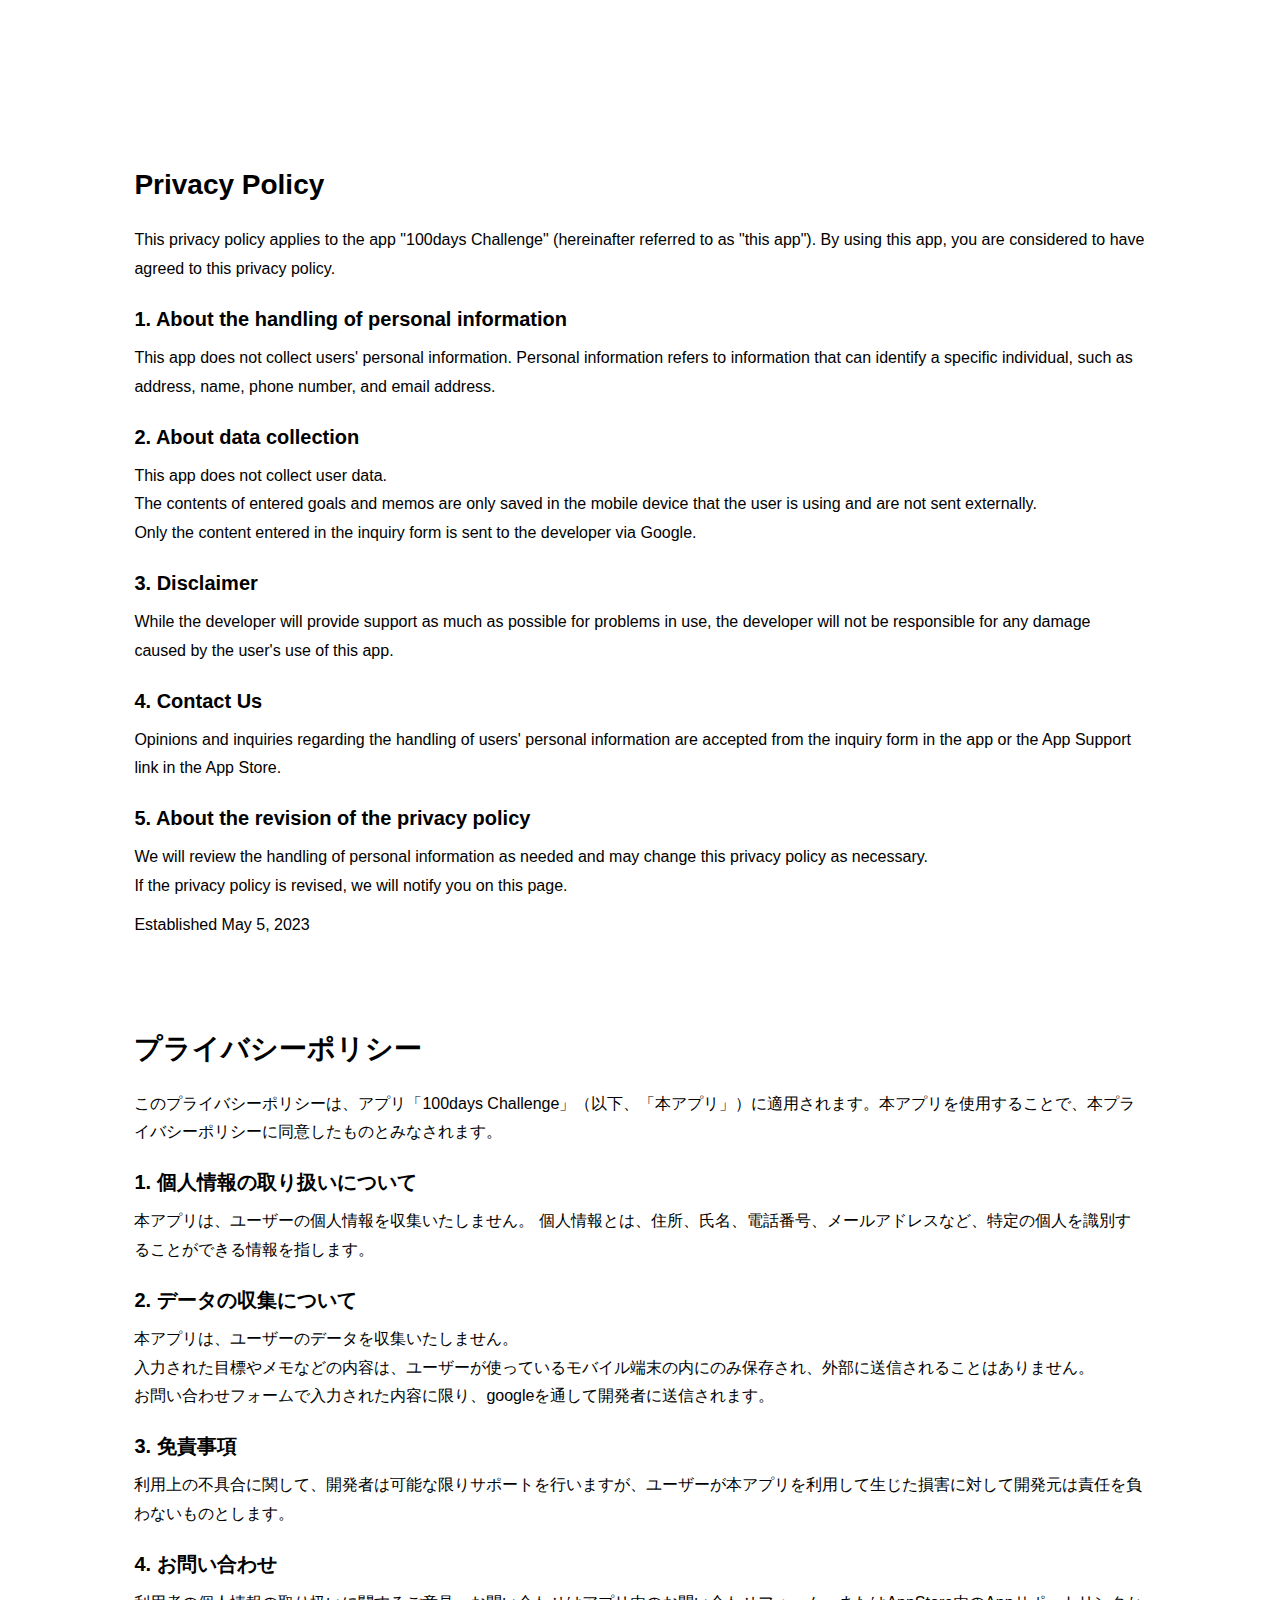
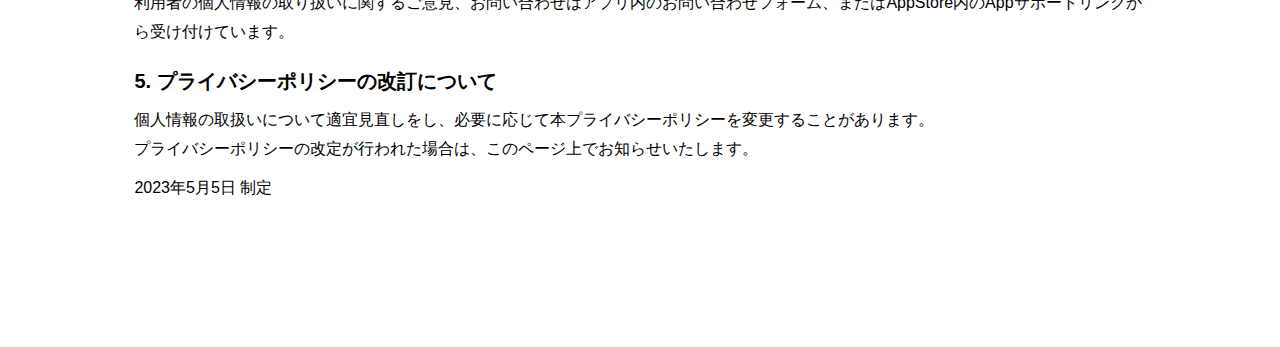
<file: privacy.html>
<!DOCTYPE html>
<html lang="en">
<head>
    <meta charset="UTF-8">
    <meta http-equiv="X-UA-Compatible" content="IE=edge">
    <meta name="viewport" content="width=device-width, initial-scale=1.0">
    <link rel="stylesheet" href="style.css">
    <title>プライバシーポリシー</title>
</head>
<body>
    
    <div class="privacy">
<section>
        <h1>Privacy Policy</h1>
        <p>
        This privacy policy applies to the app "100days Challenge" (hereinafter referred to as "this app"). By using this app, you are considered to have agreed to this privacy policy.
        </p>
        <h2>1. About the handling of personal information</h2>
        <p>
        This app does not collect users' personal information. 
        Personal information refers to information that can identify a specific individual, such as address, name, phone number, and email address.
        </p>
        <h2>2. About data collection</h2>
        <p>This app does not collect user data.<br>
        The contents of entered goals and memos are only saved in the mobile device that the user is using and are not sent externally.<br>
        Only the content entered in the inquiry form is sent to the developer via Google.</p>
        <h2>3. Disclaimer</h2>
        <p>While the developer will provide support as much as possible for problems in use, the developer will not be responsible for any damage caused by the user's use of this app.</p>
        <h2>4. Contact Us</h2>
        <p>Opinions and inquiries regarding the handling of users' personal information are accepted from the inquiry form in the app or the App Support link in the App Store.</p>
        <h2>5. About the revision of the privacy policy</h2>
        <p>We will review the handling of personal information as needed and may change this privacy policy as necessary.<br>
        If the privacy policy is revised, we will notify you on this page.</p>
        <p>Established May 5, 2023</p>
    </section>
        <br><br>

<section>
    <h1>プライバシーポリシー</h1>
    <p>
    このプライバシーポリシーは、アプリ「100days Challenge」（以下、「本アプリ」）に適用されます。本アプリを使用することで、本プライバシーポリシーに同意したものとみなされます。
</p>

    <h2>1. 個人情報の取り扱いについて</h2>
    <p>
        本アプリは、ユーザーの個人情報を収集いたしません。
        個人情報とは、住所、氏名、電話番号、メールアドレスなど、特定の個人を識別することができる情報を指します。
   </p>

    <h2>2. データの収集について</h2>
<p>本アプリは、ユーザーのデータを収集いたしません。<br>
入力された目標やメモなどの内容は、ユーザーが使っているモバイル端末の内にのみ保存され、外部に送信されることはありません。<br>
お問い合わせフォームで入力された内容に限り、googleを通して開発者に送信されます。</p>
    
    <h2>3. 免責事項</h2>
    <p>利用上の不具合に関して、開発者は可能な限りサポートを行いますが、ユーザーが本アプリを利用して生じた損害に対して開発元は責任を負わないものとします。</p>
    
    <h2>4. お問い合わせ</h2>
    <p>利用者の個人情報の取り扱いに関するご意見、お問い合わせはアプリ内のお問い合わせフォーム、またはAppStore内のAppサポートリンクから受け付けています。</p>
    
    <h2>5. プライバシーポリシーの改訂について</h2>
    <p>個人情報の取扱いについて適宜見直しをし、必要に応じて本プライバシーポリシーを変更することがあります。<br>
    プライバシーポリシーの改定が行われた場合は、このページ上でお知らせいたします。</p>
    <p>2023年5月5日 制定</p>
</section>
</div>
</body>
</html>
</file>
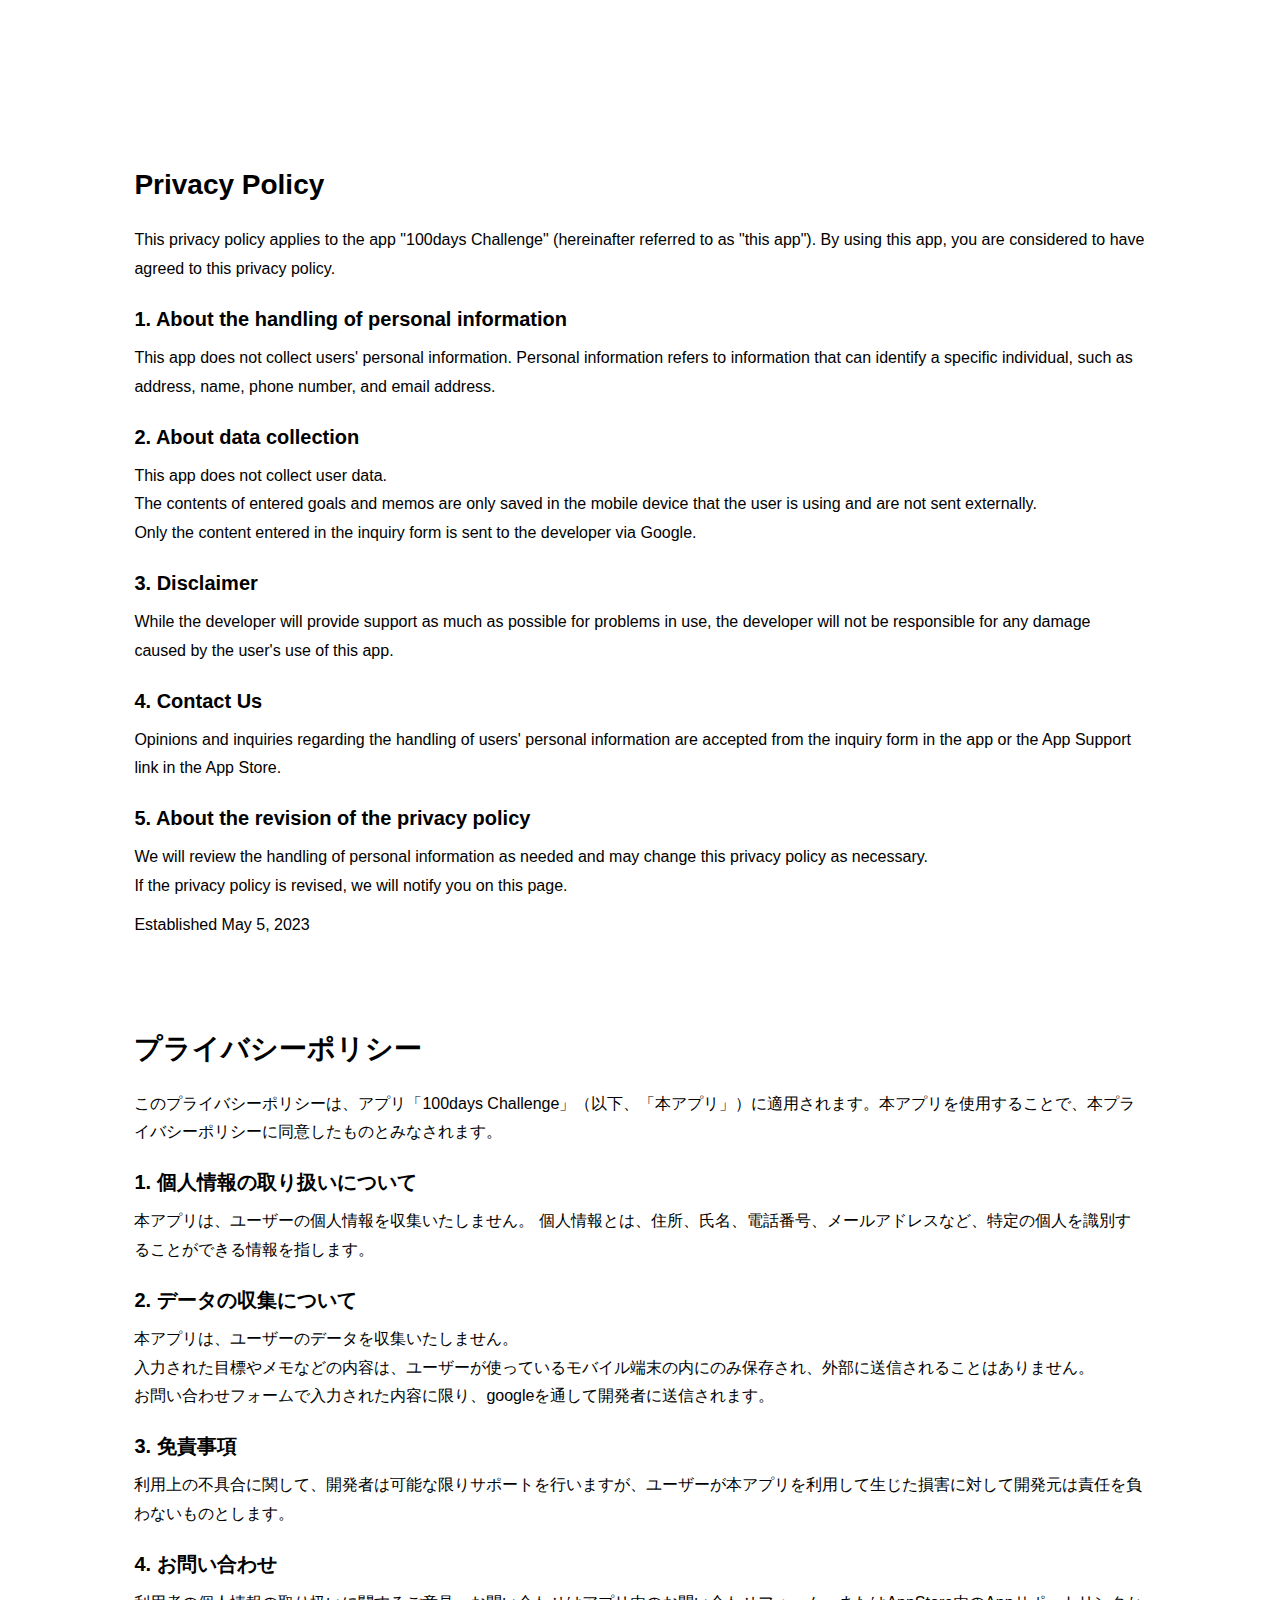
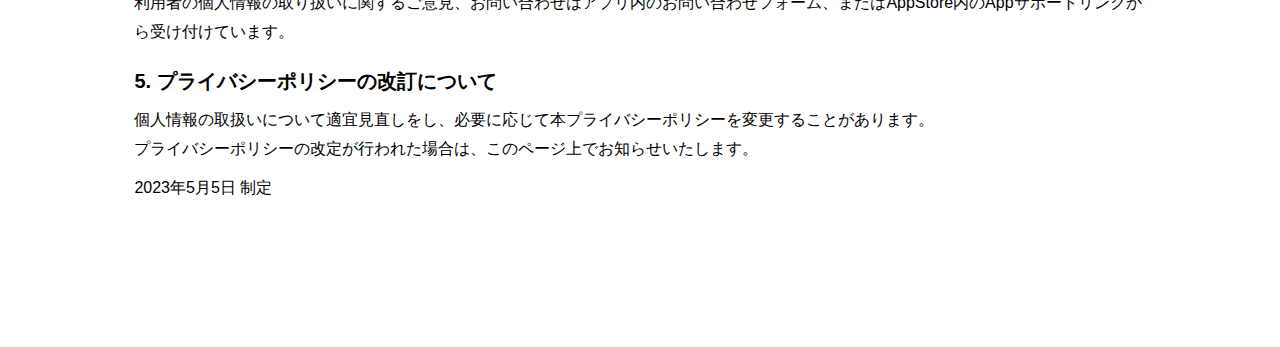
<file: privacyPolicy/privacy100days.html>
<!DOCTYPE html>
<html lang="en">
<head>
    <meta charset="UTF-8">
    <meta http-equiv="X-UA-Compatible" content="IE=edge">
    <meta name="viewport" content="width=device-width, initial-scale=1.0">
    <link rel="stylesheet" href="../style.css">
    <title>プライバシーポリシー</title>
</head>
<body>
    
    <div class="privacy">
<section>
        <h1>Privacy Policy</h1>
        <p>
        This privacy policy applies to the app "100days Challenge" (hereinafter referred to as "this app"). By using this app, you are considered to have agreed to this privacy policy.
        </p>
        <h2>1. About the handling of personal information</h2>
        <p>
        This app does not collect users' personal information. 
        Personal information refers to information that can identify a specific individual, such as address, name, phone number, and email address.
        </p>
        <h2>2. About data collection</h2>
        <p>This app does not collect user data.<br>
        The contents of entered goals and memos are only saved in the mobile device that the user is using and are not sent externally.<br>
        Only the content entered in the inquiry form is sent to the developer via Google.</p>
        <h2>3. Disclaimer</h2>
        <p>While the developer will provide support as much as possible for problems in use, the developer will not be responsible for any damage caused by the user's use of this app.</p>
        <h2>4. Contact Us</h2>
        <p>Opinions and inquiries regarding the handling of users' personal information are accepted from the inquiry form in the app or the App Support link in the App Store.</p>
        <h2>5. About the revision of the privacy policy</h2>
        <p>We will review the handling of personal information as needed and may change this privacy policy as necessary.<br>
        If the privacy policy is revised, we will notify you on this page.</p>
        <p>Established May 5, 2023</p>
    </section>
        <br><br>

<section>
    <h1>プライバシーポリシー</h1>
    <p>
    このプライバシーポリシーは、アプリ「100days Challenge」（以下、「本アプリ」）に適用されます。本アプリを使用することで、本プライバシーポリシーに同意したものとみなされます。
</p>

    <h2>1. 個人情報の取り扱いについて</h2>
    <p>
        本アプリは、ユーザーの個人情報を収集いたしません。
        個人情報とは、住所、氏名、電話番号、メールアドレスなど、特定の個人を識別することができる情報を指します。
   </p>

    <h2>2. データの収集について</h2>
<p>本アプリは、ユーザーのデータを収集いたしません。<br>
入力された目標やメモなどの内容は、ユーザーが使っているモバイル端末の内にのみ保存され、外部に送信されることはありません。<br>
お問い合わせフォームで入力された内容に限り、googleを通して開発者に送信されます。</p>
    
    <h2>3. 免責事項</h2>
    <p>利用上の不具合に関して、開発者は可能な限りサポートを行いますが、ユーザーが本アプリを利用して生じた損害に対して開発元は責任を負わないものとします。</p>
    
    <h2>4. お問い合わせ</h2>
    <p>利用者の個人情報の取り扱いに関するご意見、お問い合わせはアプリ内のお問い合わせフォーム、またはAppStore内のAppサポートリンクから受け付けています。</p>
    
    <h2>5. プライバシーポリシーの改訂について</h2>
    <p>個人情報の取扱いについて適宜見直しをし、必要に応じて本プライバシーポリシーを変更することがあります。<br>
    プライバシーポリシーの改定が行われた場合は、このページ上でお知らせいたします。</p>
    <p>2023年5月5日 制定</p>
</section>
</div>
</body>
</html>
</file>
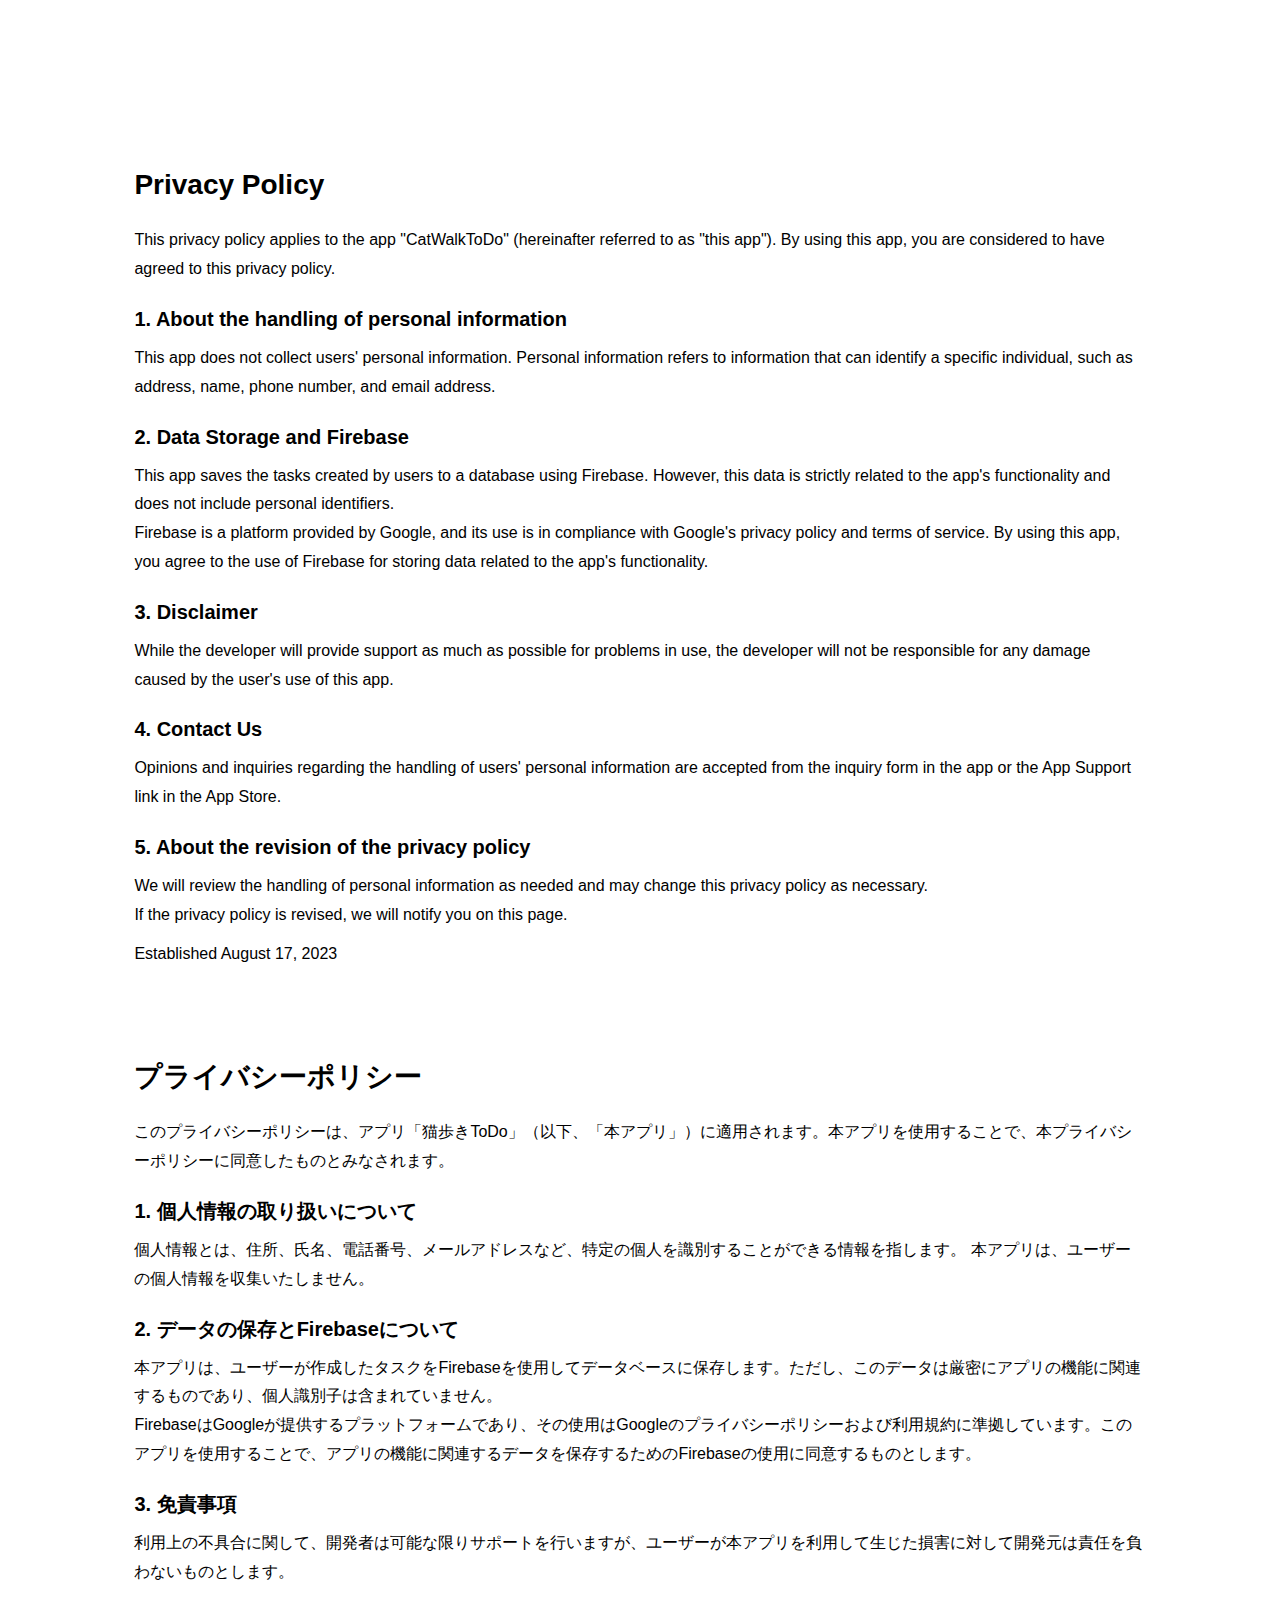
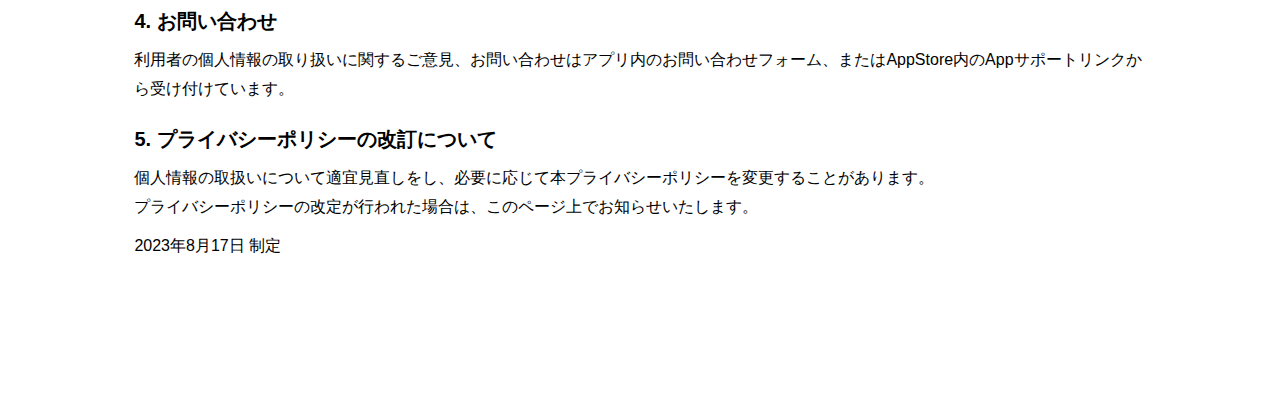
<file: privacyPolicy/privacyToDo.html>
<!DOCTYPE html>
<html lang="en">

<head>
    <meta charset="UTF-8">
    <meta http-equiv="X-UA-Compatible" content="IE=edge">
    <meta name="viewport" content="width=device-width, initial-scale=1.0">
    <link rel="stylesheet" href="../style.css">
    <title>プライバシーポリシー</title>
</head>

<body>

    <div class="privacy">
        <section>
            <h1>Privacy Policy</h1>
            <p>
                This privacy policy applies to the app "CatWalkToDo" (hereinafter referred to as "this app"). By
                using this app, you are considered to have agreed to this privacy policy.
            </p>
            <h2>1. About the handling of personal information</h2>
            <p>
                This app does not collect users' personal information.
                Personal information refers to information that can identify a specific individual, such as address,
                name, phone number, and email address.
            </p>
            <h2>2. Data Storage and Firebase</h2>
            <p>This app saves the tasks created by users to a database using Firebase. However, this data is
                strictly related to the app's functionality and does not include personal identifiers.<br>
                Firebase is a platform provided by Google, and its use is in compliance with Google's privacy policy and
                terms of service. By using this app, you agree to the use of Firebase for storing data related to the
                app's functionality.
            </p>
            <h2>3. Disclaimer</h2>
            <p>While the developer will provide support as much as possible for problems in use, the developer will not
                be responsible for any damage caused by the user's use of this app.</p>
            <h2>4. Contact Us</h2>
            <p>Opinions and inquiries regarding the handling of users' personal information are accepted from the
                inquiry form in the app or the App Support link in the App Store.</p>
            <h2>5. About the revision of the privacy policy</h2>
            <p>We will review the handling of personal information as needed and may change this privacy policy as
                necessary.<br>
                If the privacy policy is revised, we will notify you on this page.</p>
            <p>Established August 17, 2023</p>
        </section>
        <br><br>

        <section>
            <h1>プライバシーポリシー</h1>
            <p>
                このプライバシーポリシーは、アプリ「猫歩きToDo」（以下、「本アプリ」）に適用されます。本アプリを使用することで、本プライバシーポリシーに同意したものとみなされます。
            </p>
            <h2>1. 個人情報の取り扱いについて</h2>
            <p>
                個人情報とは、住所、氏名、電話番号、メールアドレスなど、特定の個人を識別することができる情報を指します。
                本アプリは、ユーザーの個人情報を収集いたしません。
            </p>
            <h2>2. データの保存とFirebaseについて</h2>
            <p>本アプリは、ユーザーが作成したタスクをFirebaseを使用してデータベースに保存します。ただし、このデータは厳密にアプリの機能に関連するものであり、個人識別子は含まれていません。<br>
                FirebaseはGoogleが提供するプラットフォームであり、その使用はGoogleのプライバシーポリシーおよび利用規約に準拠しています。このアプリを使用することで、アプリの機能に関連するデータを保存するためのFirebaseの使用に同意するものとします。
            </p>
            <h2>3. 免責事項</h2>
            <p>利用上の不具合に関して、開発者は可能な限りサポートを行いますが、ユーザーが本アプリを利用して生じた損害に対して開発元は責任を負わないものとします。</p>
            <h2>4. お問い合わせ</h2>
            <p>利用者の個人情報の取り扱いに関するご意見、お問い合わせはアプリ内のお問い合わせフォーム、またはAppStore内のAppサポートリンクから受け付けています。</p>
            <h2>5. プライバシーポリシーの改訂について</h2>
            <p>個人情報の取扱いについて適宜見直しをし、必要に応じて本プライバシーポリシーを変更することがあります。<br>
                プライバシーポリシーの改定が行われた場合は、このページ上でお知らせいたします。</p>
            <p>2023年8月17日 制定</p>
        </section>
    </div>

</body>

</html>
</file>
<file: style.css>
/* ページ全体のスタイル */
body {
    font-family: Arial, sans-serif;
    font-size: 16px;
    line-height: 1.5;
  }
  
  /* 見出し1のスタイル */
  h1 {
    font-size: 28px;
    font-weight: bold;
    margin-top: 30px;
    margin-bottom: 20px;
  }
  
  /* 見出し2のスタイル */
  h2 {
    font-size: 20px;
    font-weight: bold;
    margin-top: 20px;
    margin-bottom: 10px;
  }
  
  /* 本文のスタイル */
  p {
    margin-top: 10px;
    margin-bottom: 10px;
    line-height: 1.8;
  }/* ページ全体のスタイル */
body {
  font-family: Arial, sans-serif;
  font-size: 16px;
  line-height: 1.5;
}

/* 見出し1のスタイル */
h1 {
  font-size: 28px;
  font-weight: bold;
  margin-top: 30px;
  margin-bottom: 20px;
}

/* 見出し2のスタイル */
h2 {
  font-size: 20px;
  font-weight: bold;
  margin-top: 20px;
  margin-bottom: 10px;
}

/* 本文のスタイル */
p {
  margin-top: 10px;
  margin-bottom: 10px;
  line-height: 1.8;
}
/* ページ全体のスタイル */
body {
  font-family: Arial, sans-serif;
  font-size: 16px;
  line-height: 1.5;
}

/* 見出し1のスタイル */
h1 {
  font-size: 28px;
  font-weight: bold;
  margin-top: 30px;
  margin-bottom: 20px;
}

/* 見出し2のスタイル */
h2 {
  font-size: 20px;
  font-weight: bold;
  margin-top: 20px;
  margin-bottom: 10px;
}

/* 本文のスタイル */
p {
  margin-top: 10px;
  margin-bottom: 10px;
  line-height: 1.8;
}
/* ページ全体のスタイル */
body {
  font-family: Arial, sans-serif;
  font-size: 16px;
  line-height: 1.5;
}

/* 見出し1のスタイル */
h1 {
  font-size: 28px;
  font-weight: bold;
  margin-top: 30px;
  margin-bottom: 20px;
}

/* 見出し2のスタイル */
h2 {
  font-size: 20px;
  font-weight: bold;
  margin-top: 20px;
  margin-bottom: 10px;
}

/* 本文のスタイル */
p {
  margin-top: 10px;
  margin-bottom: 10px;
  line-height: 1.8;
}
/* ページ全体のスタイル */
body {
  font-family: Arial, sans-serif;
  font-size: 16px;
  line-height: 1.5;
}

/* 見出し1のスタイル */
h1 {
  font-size: 28px;
  font-weight: bold;
  margin-top: 30px;
  margin-bottom: 20px;
}

/* 見出し2のスタイル */
h2 {
  font-size: 20px;
  font-weight:bold;
  margin-top: 20px;
  margin-bottom: 10px;
}

/* 本文のスタイル */
p {
  margin-top: 10px;
  margin-bottom: 10px;
  line-height: 1.8;
}
  
  .privacy{
    padding: 10%;
  }
</file>
